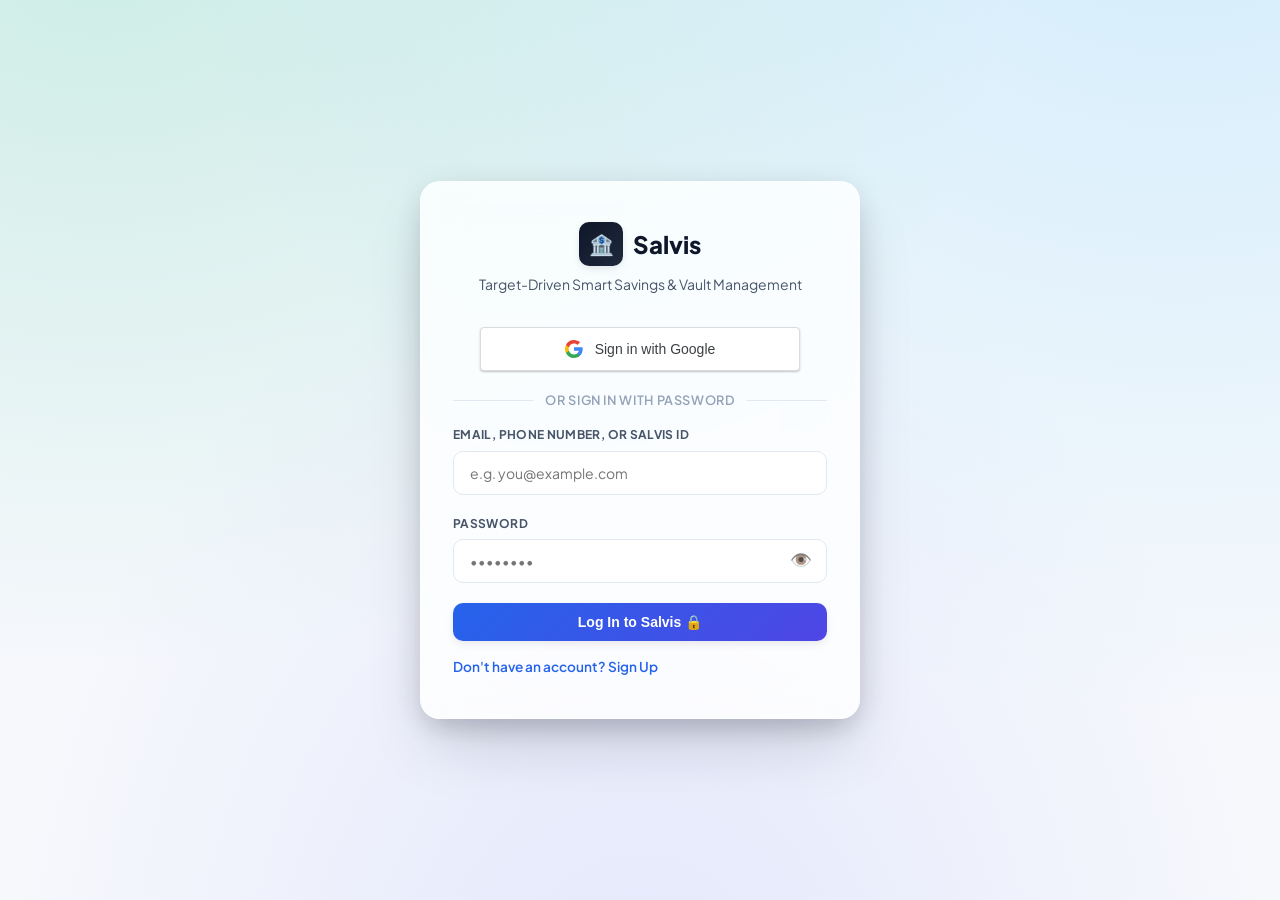
<file: index.html>
<!DOCTYPE html>
<html lang="en">
<head>
  <meta charset="UTF-8">
  <meta http-equiv="refresh" content="0; url=Salvis.html">
  <title>Redirecting to Salvis</title>
  <script>location.replace('Salvis.html');</script>
</head>
<body>
  <p>Redirecting to <a href="Salvis.html">Salvis</a>...</p>
</body>
</html>
</file>
<file: css/variables.css>
/* ==========================================================================
   Salvis Premium Design Tokens
   ========================================================================== */
:root {
  /* Color Palette — Trust Navy & Clean Slate */
  --bg-primary: #f6f8fc;
  --bg-secondary: #ffffff;
  --bg-card: #ffffff;
  --bg-card-hover: #f1f5f9;
  --bg-modal: rgba(255, 255, 255, 0.92);
  --bg-subtle: #f1f5f9;
  --bg-tertiary: #eef2f7;

  /* Primary Brand & Accents */
  --brand-navy: #0f172a;
  --brand-blue: #2563eb;
  --brand-indigo: #4f46e5;
  --accent-emerald: #059669;
  --accent-emerald-light: #d1fae5;
  --accent-teal: #14b8a6;
  --accent-amber: #d97706;
  --accent-rose: #dc2626;
  --accent-rose-light: #fee2e2;
  --accent-violet: #7c3aed;

  /* Borders & Dividers */
  --border-color: #e2e8f0;
  --border-active: #2563eb;
  --border-focus: rgba(37, 99, 235, 0.25);

  /* Text Colors */
  --text-primary: #0f172a;
  --text-secondary: #475569;
  --text-muted: #94a3b8;
  --text-inverse: #ffffff;

  /* Gradients */
  --gradient-brand: linear-gradient(135deg, #0f172a 0%, #1e293b 100%);
  --gradient-emerald: linear-gradient(135deg, #059669 0%, #10b981 100%);
  --gradient-blue: linear-gradient(135deg, #2563eb 0%, #4f46e5 100%);
  --gradient-aurora: linear-gradient(135deg, #10b981 0%, #38bdf8 50%, #818cf8 100%);
  --gradient-mesh: radial-gradient(at 20% 10%, rgba(16, 185, 129, 0.18) 0px, transparent 45%),
    radial-gradient(at 80% 0%, rgba(56, 189, 248, 0.2) 0px, transparent 50%),
    radial-gradient(at 50% 100%, rgba(129, 140, 248, 0.16) 0px, transparent 50%);
  --gradient-text: linear-gradient(135deg, #059669 0%, #2563eb 100%);

  /* Glassmorphism */
  --glass-bg: rgba(255, 255, 255, 0.62);
  --glass-bg-strong: rgba(255, 255, 255, 0.82);
  --glass-border: rgba(255, 255, 255, 0.55);
  --glass-blur: blur(18px) saturate(160%);
  --glass-shadow: 0 8px 32px rgba(15, 23, 42, 0.12);

  /* Elevation System */
  --shadow-sm: 0 1px 2px 0 rgba(0, 0, 0, 0.05);
  --shadow-md: 0 4px 12px -2px rgba(15, 23, 42, 0.08), 0 2px 6px -1px rgba(15, 23, 42, 0.04);
  --shadow-lg: 0 20px 25px -5px rgba(15, 23, 42, 0.1), 0 10px 10px -5px rgba(15, 23, 42, 0.04);
  --shadow-xl: 0 32px 64px -12px rgba(15, 23, 42, 0.18), 0 16px 24px -8px rgba(15, 23, 42, 0.08);
  --shadow-glow-emerald: 0 0 24px rgba(16, 185, 129, 0.32), 0 8px 32px rgba(16, 185, 129, 0.16);
  --shadow-glow-blue: 0 0 24px rgba(56, 189, 248, 0.32), 0 8px 32px rgba(56, 189, 248, 0.16);

  /* Spacing Scale */
  --space-xs: 0.25rem;
  --space-sm: 0.5rem;
  --space-md: 1rem;
  --space-lg: 1.5rem;
  --space-xl: 2rem;
  --space-2xl: 3rem;
  --space-3xl: 4rem;

  /* Typography */
  --font-family: 'Plus Jakarta Sans', -apple-system, BlinkMacSystemFont, 'Segoe UI', Roboto, sans-serif;
  --font-size-xs: 0.75rem;
  --font-size-sm: 0.875rem;
  --font-size-base: 1rem;
  --font-size-md: 1.05rem;
  --font-size-lg: 1.125rem;
  --font-size-xl: 1.25rem;
  --font-size-2xl: 1.5rem;
  --font-size-3xl: 2.25rem;

  /* Radius & Elevation */
  --radius-sm: 6px;
  --radius-md: 10px;
  --radius-lg: 14px;
  --radius-xl: 20px;
  --radius-full: 9999px;

  /* Transitions */
  --transition-fast: 0.15s ease-in-out;
  --transition-normal: 0.25s ease-in-out;
  --transition-slow: 0.5s cubic-bezier(0.22, 1, 0.36, 1);
}

/* ==========================================================================
   Dark Theme — Rich Deep Navy
   ========================================================================== */
[data-theme="dark"] {
  --bg-primary: #070b14;
  --bg-secondary: #101a2e;
  --bg-card: #0f1830;
  --bg-card-hover: #16233f;
  --bg-modal: rgba(16, 26, 46, 0.9);
  --bg-subtle: #16233f;
  --bg-tertiary: #1b2a47;

  --brand-navy: #f8fafc;
  --brand-blue: #38bdf8;
  --brand-indigo: #818cf8;
  --accent-emerald: #10b981;
  --accent-emerald-light: rgba(16, 185, 129, 0.16);
  --accent-teal: #2dd4bf;
  --accent-amber: #f59e0b;
  --accent-rose: #f43f5e;
  --accent-rose-light: rgba(244, 63, 94, 0.16);
  --accent-violet: #a78bfa;

  --border-color: #1e2f4a;
  --border-active: #38bdf8;
  --border-focus: rgba(56, 189, 248, 0.25);

  --text-primary: #f8fafc;
  --text-secondary: #94a3b8;
  --text-muted: #5f7397;
  --text-inverse: #0f172a;

  --gradient-brand: linear-gradient(135deg, #1b2a47 0%, #0f1830 100%);
  --gradient-mesh: radial-gradient(at 20% 10%, rgba(16, 185, 129, 0.14) 0px, transparent 45%),
    radial-gradient(at 80% 0%, rgba(56, 189, 248, 0.16) 0px, transparent 50%),
    radial-gradient(at 50% 100%, rgba(129, 140, 248, 0.12) 0px, transparent 50%);

  --glass-bg: rgba(16, 26, 46, 0.55);
  --glass-bg-strong: rgba(16, 26, 46, 0.8);
  --glass-border: rgba(129, 145, 190, 0.2);
  --glass-shadow: 0 8px 32px rgba(0, 0, 0, 0.45);

  --shadow-sm: 0 1px 3px 0 rgba(0, 0, 0, 0.4);
  --shadow-md: 0 4px 12px -2px rgba(0, 0, 0, 0.5);
  --shadow-lg: 0 20px 25px -5px rgba(0, 0, 0, 0.55);
  --shadow-xl: 0 32px 64px -12px rgba(0, 0, 0, 0.6), 0 16px 24px -8px rgba(0, 0, 0, 0.3);

  --gradient-text: linear-gradient(135deg, #34d399 0%, #60a5fa 100%);
}
</file>
<file: css/layout.css>
/* ==========================================================================
   Salvis Layout & Core Structure
   ========================================================================== */
*,
*::before,
*::after {
  box-sizing: border-box;
  margin: 0;
  padding: 0;
}

html {
  scroll-behavior: smooth;
}

body {
  background-color: var(--bg-primary);
  color: var(--text-primary);
  font-family: var(--font-family);
  min-height: 100vh;
  line-height: 1.5;
  -webkit-font-smoothing: antialiased;
  /* Subtle grid dot texture */
  background-image: radial-gradient(var(--border-color) 1px, transparent 1px);
  background-size: 26px 26px;
  background-attachment: fixed;
}

/* ---------- App Wrapper ---------- */
/* Hidden by default so that clearing inline `display` styles never reveals
   inactive views; the active wrapper is shown explicitly via JS. */
.app-wrapper {
  display: none;
  flex-direction: column;
  min-height: 100vh;
  max-width: 1280px;
  margin: 0 auto;
  padding: 0 1.5rem 3rem 1.5rem;
}

/* ---------- Scroll-to-top FAB ---------- */
.scroll-top-fab {
  position: fixed;
  bottom: 1.6rem;
  right: 1.6rem;
  width: 46px;
  height: 46px;
  border-radius: var(--radius-full);
  background: var(--gradient-blue);
  color: #ffffff;
  border: none;
  font-size: 1.2rem;
  cursor: pointer;
  box-shadow: var(--shadow-lg), var(--shadow-glow-blue);
  display: flex;
  align-items: center;
  justify-content: center;
  opacity: 0;
  visibility: hidden;
  transform: translateY(16px);
  transition: opacity var(--transition-normal), transform var(--transition-normal), visibility var(--transition-normal);
  z-index: 900;
}

.scroll-top-fab.show {
  opacity: 1;
  visibility: visible;
  transform: translateY(0);
}

.scroll-top-fab:hover {
  transform: translateY(-3px);
}

/* ==========================================================================
   AUTH VIEW — mesh gradient + floating particles
   ========================================================================== */
.auth-wrapper {
  min-height: 100vh;
  display: flex;
  align-items: center;
  justify-content: center;
  padding: 2rem 1.5rem;
  position: relative;
  overflow: hidden;
  background-color: var(--bg-primary);
}

/* Id-level defaults: views start hidden; JS toggles the active one to flex.
   Inline styles on the auth wrapper still win on first paint. */
#authWrapper,
#mainAppWrapper,
#profileAppWrapper {
  display: none;
}

.auth-wrapper::before {
  content: '';
  position: absolute;
  inset: -20%;
  background: var(--gradient-mesh);
  animation: pageFadeIn 0.8s ease-out both;
  pointer-events: none;
}

.auth-card {
  position: relative;
  z-index: 2;
  background: var(--glass-bg-strong);
  border: 1px solid var(--glass-border);
  border-radius: var(--radius-xl);
  width: 100%;
  max-width: 440px;
  padding: 2.5rem 2rem;
  box-shadow: var(--shadow-xl), var(--glass-shadow);
  -webkit-backdrop-filter: var(--glass-blur);
  backdrop-filter: var(--glass-blur);
  animation: pageSlideUp 0.55s cubic-bezier(0.22, 1, 0.36, 1) both;
}

.auth-brand {
  display: flex;
  align-items: center;
  justify-content: center;
  gap: 0.6rem;
  font-size: var(--font-size-2xl);
  font-weight: 800;
  color: var(--brand-navy);
  margin-bottom: 0.5rem;
}

.auth-brand-icon {
  width: 44px;
  height: 44px;
  border-radius: var(--radius-md);
  background: var(--gradient-brand);
  color: var(--text-inverse);
  display: flex;
  align-items: center;
  justify-content: center;
  font-size: 1.25rem;
  box-shadow: var(--shadow-md);
}

.auth-subtitle {
  text-align: center;
  color: var(--text-secondary);
  font-size: var(--font-size-sm);
  margin-bottom: 2rem;
}

/* ==========================================================================
   NAVBAR — glassmorphism
   ========================================================================== */
.navbar {
  display: flex;
  align-items: center;
  justify-content: space-between;
  gap: 1rem;
  padding: 1rem 1.25rem;
  margin-bottom: 2rem;
  position: sticky;
  top: 0.75rem;
  z-index: 900;
  background: var(--glass-bg);
  -webkit-backdrop-filter: var(--glass-blur);
  backdrop-filter: var(--glass-blur);
  border: 1px solid var(--glass-border);
  border-radius: var(--radius-xl);
  box-shadow: var(--glass-shadow);
}

.nav-brand {
  display: flex;
  align-items: center;
  gap: 0.6rem;
  font-size: var(--font-size-xl);
  font-weight: 800;
  color: var(--brand-navy);
  text-decoration: none;
  white-space: nowrap;
}

.brand-icon {
  width: 36px;
  height: 36px;
  border-radius: var(--radius-sm);
  background: var(--gradient-brand);
  display: flex;
  align-items: center;
  justify-content: center;
  color: var(--text-inverse);
  font-size: 1.1rem;
  box-shadow: var(--shadow-sm);
}

.nav-actions {
  display: flex;
  align-items: center;
  gap: 0.75rem;
  flex-wrap: wrap;
}

.nav-menu-toggle {
  display: none;
  background: var(--glass-bg);
  border: 1px solid var(--glass-border);
  color: var(--text-primary);
  width: 42px;
  height: 42px;
  border-radius: var(--radius-md);
  font-size: 1.15rem;
  cursor: pointer;
  align-items: center;
  justify-content: center;
  transition: background var(--transition-fast);
}

.nav-menu-toggle:hover {
  background: var(--bg-subtle);
}

.wallet-badge {
  display: flex;
  align-items: center;
  gap: 0.5rem;
  background: var(--glass-bg);
  border: 1px solid var(--glass-border);
  padding: 0.5rem 1rem;
  border-radius: var(--radius-full);
  font-weight: 600;
  font-size: var(--font-size-sm);
  box-shadow: var(--shadow-sm);
  -webkit-backdrop-filter: var(--glass-blur);
  backdrop-filter: var(--glass-blur);
}

.wallet-amount {
  color: var(--accent-emerald);
  font-weight: 700;
}

.user-profile-badge {
  display: flex;
  align-items: center;
  gap: 0.5rem;
  background: var(--glass-bg);
  border: 1px solid var(--glass-border);
  padding: 0.4rem 0.85rem;
  border-radius: var(--radius-full);
  font-size: var(--font-size-xs);
  font-weight: 600;
  box-shadow: var(--shadow-sm);
  -webkit-backdrop-filter: var(--glass-blur);
  backdrop-filter: var(--glass-blur);
  transition: transform var(--transition-fast), box-shadow var(--transition-fast);
}

.user-profile-badge:hover {
  transform: translateY(-1px);
  box-shadow: var(--shadow-md);
}

/* ---------- Notification bell + panel ---------- */
.notif-wrap {
  position: relative;
  display: flex;
  align-items: center;
}

.notif-bell {
  position: relative;
  background: var(--glass-bg);
  border: 1px solid var(--glass-border);
  width: 42px;
  height: 42px;
  border-radius: var(--radius-full);
  font-size: 1.1rem;
  cursor: pointer;
  display: flex;
  align-items: center;
  justify-content: center;
  box-shadow: var(--shadow-sm);
  transition: transform var(--transition-fast), box-shadow var(--transition-fast);
}

.notif-bell:hover {
  transform: translateY(-1px);
  box-shadow: var(--shadow-md);
}

.notification-badge {
  position: absolute;
  top: -4px;
  right: -4px;
  min-width: 18px;
  height: 18px;
  padding: 0 4px;
  border-radius: var(--radius-full);
  background: var(--accent-rose);
  color: #ffffff;
  font-size: 0.65rem;
  font-weight: 800;
  display: none;
  align-items: center;
  justify-content: center;
}

.notification-panel {
  position: absolute;
  top: calc(100% + 10px);
  right: 0;
  width: min(360px, calc(100vw - 2rem));
  max-height: 420px;
  overflow-y: auto;
  background: var(--glass-bg-strong);
  border: 1px solid var(--glass-border);
  border-radius: var(--radius-lg);
  box-shadow: var(--shadow-xl), var(--glass-shadow);
  -webkit-backdrop-filter: var(--glass-blur);
  backdrop-filter: var(--glass-blur);
  z-index: 950;
  display: none;
  flex-direction: column;
}

.ntf-header {
  display: flex;
  align-items: center;
  justify-content: space-between;
  padding: 0.9rem 1.1rem;
  font-weight: 800;
  font-size: var(--font-size-sm);
  color: var(--brand-navy);
  border-bottom: 1px solid var(--border-color);
  position: sticky;
  top: 0;
  background: var(--glass-bg-strong);
  z-index: 1;
}

.ntf-mark-read {
  background: none;
  border: none;
  color: var(--brand-blue);
  font-size: var(--font-size-xs);
  font-weight: 700;
  cursor: pointer;
}

.ntf-list {
  display: flex;
  flex-direction: column;
}

.ntf-item {
  padding: 0.85rem 1.1rem;
  border-bottom: 1px solid var(--border-color);
  border-left: 3px solid transparent;
  transition: background var(--transition-fast);
}

.ntf-item:hover {
  background: var(--bg-subtle);
}

.ntf-item[data-type="success"] { border-left-color: var(--accent-emerald); }
.ntf-item[data-type="milestone"] { border-left-color: var(--brand-blue); }
.ntf-item[data-type="overdue"] { border-left-color: var(--accent-amber); }
.ntf-item[data-type="reminder"] { border-left-color: var(--accent-violet); }
.ntf-item[data-type="info"] { border-left-color: var(--text-muted); }

.ntf-item.read {
  opacity: 0.55;
}

.ntf-item-title {
  font-weight: 700;
  font-size: var(--font-size-sm);
  color: var(--text-primary);
}

.ntf-item-msg {
  font-size: var(--font-size-xs);
  color: var(--text-secondary);
  margin-top: 0.15rem;
}

.ntf-item-date {
  font-size: 0.68rem;
  color: var(--text-muted);
  margin-top: 0.3rem;
}

/* ==========================================================================
   METRICS ROW — gradient accent strips
   ========================================================================== */
.metrics-row {
  display: grid;
  grid-template-columns: repeat(auto-fit, minmax(230px, 1fr));
  gap: 1.25rem;
  margin-bottom: 2rem;
}

.metric-card {
  background: var(--glass-bg-strong);
  border: 1px solid var(--glass-border);
  border-radius: var(--radius-lg);
  padding: 1.4rem 1.5rem;
  box-shadow: var(--glass-shadow);
  -webkit-backdrop-filter: var(--glass-blur);
  backdrop-filter: var(--glass-blur);
  position: relative;
  overflow: hidden;
  transition: transform var(--transition-fast), box-shadow var(--transition-fast);
}

.metric-card::before {
  content: '';
  position: absolute;
  left: 0;
  top: 0;
  bottom: 0;
  width: 4px;
  background: var(--gradient-emerald);
}

.metric-card:nth-child(2)::before { background: var(--gradient-blue); }
.metric-card:nth-child(3)::before { background: linear-gradient(135deg, #f59e0b 0%, #f43f5e 100%); }
.metric-card:nth-child(4)::before { background: var(--gradient-aurora); }

.metric-card:hover {
  transform: translateY(-3px);
  box-shadow: var(--shadow-lg), var(--glass-shadow);
}

.metric-label {
  font-size: var(--font-size-xs);
  color: var(--text-secondary);
  text-transform: uppercase;
  letter-spacing: 0.05em;
  font-weight: 700;
  margin-bottom: 0.35rem;
}

.metric-value {
  font-size: var(--font-size-3xl);
  font-weight: 800;
  color: var(--brand-navy);
  line-height: 1.2;
  font-variant-numeric: tabular-nums;
}

.metric-subtext {
  font-size: var(--font-size-xs);
  color: var(--text-muted);
  margin-top: 0.35rem;
  font-weight: 500;
}

.metric-subtext.positive {
  color: var(--accent-emerald);
}

/* ==========================================================================
   MAIN CONTENT SPLIT
   ========================================================================== */
.main-content-split {
  display: grid;
  grid-template-columns: 2fr 1fr;
  gap: 2rem;
}

@media (max-width: 1024px) {
  .main-content-split {
    grid-template-columns: 1fr;
  }
}

/* ---------- Section header + toolbar ---------- */
.section-header {
  display: flex;
  align-items: center;
  justify-content: space-between;
  gap: 0.75rem;
  margin-bottom: 1.25rem;
  flex-wrap: wrap;
}

.section-title {
  font-size: var(--font-size-lg);
  font-weight: 700;
  color: var(--brand-navy);
}

.vault-toolbar {
  display: flex;
  align-items: center;
  gap: 0.6rem;
  flex-wrap: wrap;
  margin-bottom: 1.25rem;
}

.toolbar-search {
  position: relative;
  flex: 1;
  min-width: 180px;
}

.toolbar-search-icon {
  position: absolute;
  left: 0.85rem;
  top: 50%;
  transform: translateY(-50%);
  font-size: 0.9rem;
  opacity: 0.6;
  pointer-events: none;
}

.toolbar-search input {
  width: 100%;
  padding: 0.6rem 1rem 0.6rem 2.3rem;
  background: var(--glass-bg-strong);
  border: 1px solid var(--glass-border);
  border-radius: var(--radius-full);
  color: var(--text-primary);
  font-family: var(--font-family);
  font-size: var(--font-size-sm);
  outline: none;
  box-shadow: var(--glass-shadow);
  transition: border-color var(--transition-fast), box-shadow var(--transition-fast);
}

.toolbar-search input:focus {
  border-color: var(--border-active);
  box-shadow: 0 0 0 3px var(--border-focus);
}

.toolbar-sort select {
  padding: 0.6rem 2rem 0.6rem 1rem;
  background: var(--glass-bg-strong);
  border: 1px solid var(--glass-border);
  border-radius: var(--radius-full);
  color: var(--text-primary);
  font-family: var(--font-family);
  font-size: var(--font-size-sm);
  font-weight: 600;
  outline: none;
  cursor: pointer;
  box-shadow: var(--glass-shadow);
}

.filter-tabs {
  display: flex;
  background: rgba(226, 232, 240, 0.7);
  padding: 3px;
  border-radius: var(--radius-md);
  gap: 3px;
}

.tab-btn {
  background: transparent;
  border: none;
  color: var(--text-secondary);
  padding: 0.35rem 0.85rem;
  border-radius: var(--radius-sm);
  font-size: var(--font-size-xs);
  font-weight: 600;
  cursor: pointer;
  transition: all var(--transition-fast);
}

.tab-btn.active {
  background: var(--bg-secondary);
  color: var(--brand-navy);
  box-shadow: var(--shadow-sm);
  font-weight: 700;
}

/* ---------- Goals grid ---------- */
.goals-grid {
  display: grid;
  grid-template-columns: repeat(auto-fill, minmax(300px, 1fr));
  gap: 1.25rem;
}

/* ==========================================================================
   RESPONSIVE BREAKPOINTS
   ========================================================================== */
@media (max-width: 768px) {
  .nav-menu-toggle {
    display: flex;
  }

  .nav-actions {
    display: none;
    flex-direction: column;
    align-items: stretch;
    width: 100%;
    padding: 0.75rem 0;
    border-top: 1px solid var(--border-color);
  }

  .nav-actions.open {
    display: flex;
  }

  .navbar {
    flex-wrap: wrap;
    gap: 0.6rem;
    top: 0;
    border-radius: 0 0 var(--radius-xl) var(--radius-xl);
  }

  .wallet-badge,
  .user-profile-badge {
    justify-content: center;
  }

  .widget-row {
    display: flex;
    align-items: center;
    gap: 0.6rem;
  }

  .metrics-row {
    grid-template-columns: 1fr;
  }

  .goals-grid {
    grid-template-columns: 1fr;
  }

  .vault-toolbar {
    flex-direction: column;
    align-items: stretch;
  }

  .filter-tabs {
    justify-content: center;
  }

  .app-wrapper {
    padding: 0 1rem 2rem 1rem;
  }

  .scroll-top-fab {
    bottom: 1rem;
    right: 1rem;
    width: 42px;
    height: 42px;
  }
}

@media (max-width: 1024px) {
  .goal-card-inner {
    /* content adapts naturally */
  }
}
</file>
<file: css/components.css>
/* ==========================================================================
   Salvis Components — premium fintech UI kit
   ========================================================================== */

/* ---------- Buttons ---------- */
.btn {
  display: inline-flex;
  align-items: center;
  justify-content: center;
  gap: 0.5rem;
  padding: 0.7rem 1.25rem;
  border-radius: var(--radius-md);
  font-weight: 600;
  font-size: var(--font-size-sm);
  cursor: pointer;
  border: none;
  transition: transform var(--transition-fast), box-shadow var(--transition-fast), background var(--transition-fast), filter var(--transition-fast);
  text-decoration: none;
  position: relative;
  overflow: hidden;
  user-select: none;
  white-space: nowrap;
}

.btn:active {
  transform: translateY(0) scale(0.98);
}

.btn-primary {
  background: var(--gradient-blue);
  color: var(--text-inverse);
  box-shadow: var(--shadow-md);
}

.btn-primary:hover {
  transform: translateY(-2px);
  box-shadow: var(--shadow-lg), var(--shadow-glow-blue);
  filter: brightness(1.06);
}

.btn-emerald {
  background: var(--gradient-emerald);
  color: var(--text-inverse);
  box-shadow: var(--shadow-md);
}

.btn-emerald:hover {
  transform: translateY(-2px);
  box-shadow: var(--shadow-lg), var(--shadow-glow-emerald);
  filter: brightness(1.05);
}

.btn-secondary {
  background: var(--glass-bg-strong);
  border: 1px solid var(--glass-border);
  color: var(--text-primary);
  box-shadow: var(--glass-shadow);
  -webkit-backdrop-filter: var(--glass-blur);
  backdrop-filter: var(--glass-blur);
}

.btn-secondary:hover {
  background: var(--bg-subtle);
  border-color: var(--border-active);
  transform: translateY(-2px);
  box-shadow: var(--shadow-md);
}

.btn-danger {
  background: var(--accent-rose-light);
  border: 1px solid rgba(244, 63, 94, 0.4);
  color: var(--accent-rose);
}

.btn-danger:hover {
  background: var(--accent-rose);
  color: #ffffff;
  transform: translateY(-2px);
  box-shadow: var(--shadow-md);
}

.btn-sm {
  padding: 0.4rem 0.75rem;
  font-size: var(--font-size-xs);
  border-radius: var(--radius-sm);
}

.btn-full {
  width: 100%;
}

[data-theme="dark"] .btn-primary {
  background: var(--gradient-blue);
  color: #ffffff;
}

[data-theme="dark"] .btn-danger:hover {
  background: var(--accent-rose);
  color: #ffffff;
}

/* ---------- Badges (pill-shaped) ---------- */
.badge {
  padding: 0.25rem 0.75rem;
  border-radius: var(--radius-full);
  font-size: var(--font-size-xs);
  font-weight: 700;
  letter-spacing: 0.02em;
}

.badge-active {
  background: var(--accent-emerald-light);
  color: var(--accent-emerald);
  border: 1px solid rgba(16, 185, 129, 0.25);
}

.badge-paused {
  background: rgba(245, 158, 11, 0.14);
  color: var(--accent-amber);
  border: 1px solid rgba(245, 158, 11, 0.3);
}

.badge-completed {
  background: rgba(56, 189, 248, 0.14);
  color: var(--brand-blue);
  border: 1px solid rgba(56, 189, 248, 0.3);
}

/* ---------- Goal Card (glass) ---------- */
.goal-card {
  background: var(--glass-bg-strong);
  border: 1px solid var(--glass-border);
  border-radius: var(--radius-lg);
  padding: 1.35rem;
  box-shadow: var(--glass-shadow);
  -webkit-backdrop-filter: var(--glass-blur);
  backdrop-filter: var(--glass-blur);
  display: flex;
  flex-direction: column;
  justify-content: space-between;
  transition: transform var(--transition-fast), box-shadow var(--transition-fast), border-color var(--transition-fast);
}

.goal-card:hover {
  border-color: var(--border-active);
  box-shadow: var(--shadow-lg), var(--glass-shadow);
  transform: translateY(-4px);
}

.goal-card-header {
  display: flex;
  align-items: flex-start;
  justify-content: space-between;
  gap: 0.6rem;
  margin-bottom: 0.85rem;
}

.goal-icon-title {
  display: flex;
  align-items: center;
  gap: 0.75rem;
  min-width: 0;
}

.goal-emoji {
  width: 44px;
  height: 44px;
  border-radius: var(--radius-md);
  background: var(--bg-subtle);
  border: 1px solid var(--glass-border);
  display: flex;
  align-items: center;
  justify-content: center;
  font-size: 1.4rem;
  flex-shrink: 0;
}

.goal-name {
  font-weight: 700;
  font-size: var(--font-size-base);
  color: var(--brand-navy);
  line-height: 1.25;
  overflow: hidden;
  text-overflow: ellipsis;
}

.goal-category {
  font-size: var(--font-size-xs);
  color: var(--text-secondary);
}

/* ---------- Progress bar ---------- */
.progress-container {
  margin: 0.85rem 0;
}

.progress-labels {
  display: flex;
  justify-content: space-between;
  font-size: var(--font-size-xs);
  margin-bottom: 0.35rem;
  color: var(--text-secondary);
  font-weight: 500;
}

.progress-pct {
  font-weight: 700;
  color: var(--accent-emerald);
}

.progress-track {
  height: 10px;
  background: var(--bg-tertiary);
  border-radius: var(--radius-full);
  overflow: hidden;
  position: relative;
}

.progress-fill {
  height: 100%;
  background: var(--gradient-emerald);
  border-radius: var(--radius-full);
  transition: width 0.6s cubic-bezier(0.22, 1, 0.36, 1);
  position: relative;
  overflow: hidden;
  box-shadow: inset 0 1px 1px rgba(255, 255, 255, 0.25);
}

/* ---------- Overpaid banner ---------- */
.overpaid-banner {
  display: flex;
  align-items: center;
  gap: 0.4rem;
  font-size: var(--font-size-xs);
  font-weight: 700;
  color: var(--accent-amber);
  background: rgba(245, 158, 11, 0.12);
  border: 1px solid rgba(245, 158, 11, 0.3);
  border-radius: var(--radius-md);
  padding: 0.5rem 0.75rem;
  margin-bottom: 0.75rem;
}

/* ---------- Financials ---------- */
.goal-financials {
  display: grid;
  grid-template-columns: 1fr 1fr;
  gap: 0.75rem;
  background: var(--bg-subtle);
  padding: 0.75rem 0.85rem;
  border-radius: var(--radius-md);
  margin-bottom: 1rem;
}

.fin-item-label {
  font-size: var(--font-size-xs);
  color: var(--text-muted);
  font-weight: 600;
}

.fin-item-value {
  font-weight: 700;
  font-size: var(--font-size-sm);
  color: var(--brand-navy);
  font-variant-numeric: tabular-nums;
}

.fin-item-value.highlight {
  color: var(--accent-emerald);
}

/* ---------- Goal actions ---------- */
.goal-actions {
  display: flex;
  flex-direction: column;
  gap: 0.5rem;
}

/* ---------- Info line / helpers ---------- */
.info-line {
  font-size: var(--font-size-sm);
  color: var(--text-secondary);
  background: var(--bg-subtle);
  border-radius: var(--radius-md);
  padding: 0.6rem 0.9rem;
  margin-bottom: 1rem;
  border: 1px solid var(--border-color);
}

.info-line strong {
  color: var(--accent-emerald);
}

/* ---------- Empty state ---------- */
.empty-state {
  grid-column: 1 / -1;
  text-align: center;
  padding: 2.5rem 1.5rem;
  background: var(--glass-bg);
  border: 1px dashed var(--border-color);
  border-radius: var(--radius-xl);
}

.empty-state.compact {
  padding: 1.5rem;
}

.empty-illustration {
  font-size: 3rem;
  margin-bottom: 0.75rem;
}

.empty-state h3 {
  font-size: var(--font-size-lg);
  color: var(--brand-navy);
  margin-bottom: 0.35rem;
}

.empty-state p {
  font-size: var(--font-size-sm);
  color: var(--text-secondary);
  margin-bottom: 1rem;
}

/* ---------- Toasts ---------- */
.toast-container {
  position: fixed;
  bottom: 2rem;
  right: 2rem;
  display: flex;
  flex-direction: column;
  gap: 0.75rem;
  z-index: 2000;
  pointer-events: none;
}

.toast {
  background: var(--gradient-brand);
  color: var(--text-inverse);
  border-radius: var(--radius-md);
  padding: 0.85rem 1.1rem;
  box-shadow: var(--shadow-xl);
  font-size: var(--font-size-sm);
  display: flex;
  align-items: center;
  gap: 0.75rem;
  pointer-events: auto;
  font-weight: 600;
  position: relative;
  overflow: hidden;
  min-width: 260px;
  max-width: 380px;
}

.toast-icon {
  font-size: 1.05rem;
}

.toast-msg {
  flex: 1;
}

.toast.toast-error {
  background: linear-gradient(135deg, #dc2626 0%, #ef4444 100%);
}

.toast.toast-warning {
  background: linear-gradient(135deg, #d97706 0%, #f59e0b 100%);
}

[data-theme="dark"] .toast {
  background: linear-gradient(135deg, #1e293b 0%, #334155 100%);
  border: 1px solid #334155;
}

[data-theme="dark"] .toast.toast-error {
  background: linear-gradient(135deg, #7f1d1d 0%, #b91c1c 100%);
}

[data-theme="dark"] .toast.toast-warning {
  background: linear-gradient(135deg, #78350f 0%, #92400e 100%);
}

@media (max-width: 768px) {
  .toast-container {
    right: 1rem;
    left: 1rem;
    bottom: 1rem;
  }

  .toast {
    min-width: 0;
    max-width: 100%;
  }
}

/* ---------- Form controls ---------- */
.form-group {
  margin-bottom: 1.25rem;
}

.form-label {
  display: block;
  font-size: var(--font-size-xs);
  font-weight: 700;
  color: var(--text-secondary);
  margin-bottom: 0.4rem;
  text-transform: uppercase;
  letter-spacing: 0.03em;
}

.form-input,
.form-select {
  width: 100%;
  padding: 0.75rem 1rem;
  background: var(--bg-secondary);
  border: 1px solid var(--border-color);
  border-radius: var(--radius-md);
  color: var(--text-primary);
  font-family: var(--font-family);
  font-size: var(--font-size-sm);
  outline: none;
  transition: border-color var(--transition-fast), box-shadow var(--transition-fast), background var(--transition-fast);
}

.form-input:focus,
.form-select:focus {
  border-color: var(--brand-blue);
  box-shadow: 0 0 0 3px var(--border-focus);
}

.form-input.input-error {
  border-color: #ef4444 !important;
  box-shadow: 0 0 0 3px rgba(239, 68, 68, 0.25) !important;
  background-color: rgba(239, 68, 68, 0.05) !important;
  animation: shakeInputError 0.35s cubic-bezier(0.36, 0.07, 0.19, 0.97) both;
}

.form-row {
  display: grid;
  grid-template-columns: 1fr 1fr;
  gap: 1rem;
}

.vault-type-grid {
  display: grid;
  grid-template-columns: 1fr 1fr;
  gap: 0.75rem;
  margin-top: 0.25rem;
}

.type-btn {
  display: flex;
  align-items: center;
  justify-content: center;
  gap: 0.5rem;
  min-height: 3rem;
  padding: 0.7rem 0.85rem;
  background: var(--glass-bg-strong);
  border: 1px solid var(--glass-border);
  border-radius: var(--radius-md);
  color: var(--text-secondary);
  font: inherit;
  font-size: var(--font-size-xs);
  font-weight: 700;
  cursor: pointer;
  transition: border-color var(--transition-fast), background var(--transition-fast), color var(--transition-fast), transform var(--transition-fast);
}

.type-btn:hover {
  transform: translateY(-1px);
  border-color: var(--border-active);
}

.type-btn.active {
  background: var(--accent-emerald-light);
  border-color: var(--accent-emerald);
  color: var(--accent-emerald);
  box-shadow: var(--shadow-glow-emerald);
}

.type-btn span {
  font-size: 1.1rem;
}

.url-container {
  padding: 1rem;
  background: var(--bg-subtle);
  border: 1px solid var(--border-color);
  border-radius: var(--radius-lg);
}

.url-input-row {
  display: flex;
  gap: 0.5rem;
}

.url-input-row .form-input {
  min-width: 0;
  flex: 1;
}

.url-input-row .btn {
  flex: 0 0 auto;
  white-space: nowrap;
}

.product-preview-card {
  display: flex;
  align-items: center;
  gap: 0.75rem;
  margin-top: 0.85rem;
  padding: 0.75rem;
  background: var(--glass-bg);
  border: 1px solid var(--border-color);
  border-radius: var(--radius-md);
}

.product-preview-image,
.tracked-product-image {
  width: 3rem;
  height: 3rem;
  border-radius: var(--radius-sm);
  object-fit: cover;
  background: var(--bg-tertiary);
  flex: 0 0 auto;
}

.preview-info {
  min-width: 0;
}

.preview-title {
  overflow: hidden;
  color: var(--text-primary);
  font-size: var(--font-size-sm);
  font-weight: 700;
  text-overflow: ellipsis;
  white-space: nowrap;
}

.preview-price {
  margin-top: 0.2rem;
  color: var(--accent-emerald);
  font-size: var(--font-size-xs);
  font-weight: 600;
}

.store-badge {
  display: inline-block;
  margin-top: 0.3rem;
  padding: 0.2rem 0.45rem;
  color: var(--accent-amber);
  background: color-mix(in srgb, var(--accent-amber) 12%, transparent);
  border: 1px solid color-mix(in srgb, var(--accent-amber) 28%, transparent);
  border-radius: var(--radius-full);
  font-size: 0.68rem;
  font-weight: 700;
}

.tracked-card-update {
  display: flex;
  justify-content: flex-end;
  min-height: 1.25rem;
  margin-top: -0.25rem;
}

.tracked-price-change,
.tracked-price-live {
  color: var(--accent-emerald);
  font-size: var(--font-size-xs);
  font-weight: 700;
}

.tracked-price-change {
  padding: 0.25rem 0.45rem;
  background: color-mix(in srgb, var(--accent-emerald) 12%, transparent);
  border: 1px solid color-mix(in srgb, var(--accent-emerald) 28%, transparent);
  border-radius: var(--radius-full);
  box-shadow: 0 0 14px color-mix(in srgb, var(--accent-emerald) 18%, transparent);
}

.tracked-price-live {
  color: var(--text-muted);
}

.goal-title-wrap {
  min-width: 0;
}

.store-link {
  text-decoration: none;
  flex: 0 0 auto;
}

.hidden {
  display: none !important;
}

@media (max-width: 560px) {
  .vault-type-grid,
  .form-row {
    grid-template-columns: 1fr;
  }

  .url-input-row {
    flex-direction: column;
  }

  .url-input-row .btn {
    width: 100%;
  }
}

[data-theme="dark"] .form-input,
[data-theme="dark"] .form-select {
  background-color: var(--bg-primary);
  color: var(--text-primary);
  border-color: var(--border-color);
}

[data-theme="dark"] .filter-tabs {
  background: #1b2a47;
}

/* ---------- Input error ---------- */
@keyframes shakeInputError {
  10%, 90% { transform: translate3d(-1px, 0, 0); }
  20%, 80% { transform: translate3d(2px, 0, 0); }
  30%, 50%, 70% { transform: translate3d(-4px, 0, 0); }
  40%, 60% { transform: translate3d(4px, 0, 0); }
}

.input-error-msg {
  color: #ef4444;
  font-size: 0.8rem;
  font-weight: 700;
  margin-top: 0.4rem;
  display: flex;
  align-items: center;
  gap: 0.35rem;
  animation: fadeInError 0.2s ease-in-out;
}

@keyframes fadeInError {
  from { opacity: 0; transform: translateY(-4px); }
  to { opacity: 1; transform: translateY(0); }
}

/* ---------- Preset picker ---------- */
.preset-grid {
  display: grid;
  grid-template-columns: repeat(auto-fill, minmax(90px, 1fr));
  gap: 0.75rem;
  margin-bottom: 1.25rem;
}

.preset-card {
  background: var(--glass-bg-strong);
  border: 1px solid var(--glass-border);
  border-radius: var(--radius-md);
  padding: 0.75rem 0.5rem;
  text-align: center;
  cursor: pointer;
  transition: transform var(--transition-fast), box-shadow var(--transition-fast), border-color var(--transition-fast);
}

.preset-card:hover {
  border-color: var(--border-active);
  transform: translateY(-2px);
  box-shadow: var(--shadow-md);
}

.preset-card.selected {
  border-color: var(--accent-emerald);
  background: var(--accent-emerald-light);
  box-shadow: var(--shadow-glow-emerald);
}

.preset-emoji {
  font-size: 1.6rem;
  margin-bottom: 0.25rem;
}

.preset-title {
  font-size: var(--font-size-xs);
  font-weight: 600;
  color: var(--text-primary);
}

/* ---------- Wizard ---------- */
.wizard-steps {
  display: flex;
  gap: 0.5rem;
  margin-bottom: 1.5rem;
}

.wizard-step-node {
  width: 30px;
  height: 30px;
  border-radius: var(--radius-full);
  display: flex;
  align-items: center;
  justify-content: center;
  font-weight: 800;
  font-size: var(--font-size-sm);
  background: var(--bg-subtle);
  color: var(--text-muted);
  border: 2px solid transparent;
  transition: all var(--transition-fast);
}

.wizard-step-node.active {
  background: var(--gradient-blue);
  color: #ffffff;
  box-shadow: var(--shadow-glow-blue);
}

.wizard-step-node.completed {
  background: var(--accent-emerald-light);
  color: var(--accent-emerald);
  border-color: var(--accent-emerald);
}

.wizard-title {
  font-size: var(--font-size-md);
  font-weight: 800;
  color: var(--brand-navy);
  margin-bottom: 1.25rem;
}

.wizard-nav {
  margin-top: 1.25rem;
}

.wizard-nav.spread {
  display: flex;
  gap: 0.75rem;
  justify-content: space-between;
}

/* ---------- Calculator panel ---------- */
.calc-panel {
  background: var(--gradient-brand);
  color: var(--text-inverse);
  border-radius: var(--radius-lg);
  padding: 1.5rem;
  text-align: center;
  margin-top: 1rem;
  position: relative;
  overflow: hidden;
}

.calc-panel::before {
  content: '';
  position: absolute;
  inset: 0;
  background: var(--gradient-mesh);
  opacity: 0.5;
  pointer-events: none;
}

.calc-payment-label {
  font-size: 0.68rem;
  letter-spacing: 0.08em;
  opacity: 0.75;
  font-weight: 700;
  position: relative;
}

.calc-payment-value {
  font-size: 2rem;
  font-weight: 800;
  margin: 0.4rem 0;
  position: relative;
  font-variant-numeric: tabular-nums;
  background: var(--gradient-text);
  -webkit-background-clip: text;
  background-clip: text;
  -webkit-text-fill-color: transparent;
}

.calc-payment-sub {
  font-size: var(--font-size-xs);
  opacity: 0.8;
  position: relative;
}

[data-theme="dark"] .calc-panel {
  background: linear-gradient(135deg, #101a2e 0%, #1b2a47 100%);
  border: 1px solid #1e2f4a;
}

[data-theme="dark"] .calc-panel .calc-payment-value {
  background: linear-gradient(135deg, #34d399 0%, #60a5fa 100%);
  -webkit-background-clip: text;
  background-clip: text;
  -webkit-text-fill-color: transparent;
}

.create-vault-container {
  max-width: 780px;
}

.create-studio-head {
  margin-bottom: 1.25rem;
}

.create-studio-subtitle,
.section-title-row p {
  color: var(--text-secondary);
  font-size: var(--font-size-xs);
  line-height: 1.5;
}

.creation-mode-grid {
  display: grid;
  grid-template-columns: 1fr 1fr;
  gap: 0.75rem;
  margin-bottom: 1.25rem;
}

.creation-mode-card {
  display: flex;
  align-items: center;
  gap: 0.75rem;
  padding: 1rem;
  background: var(--glass-bg-strong);
  border: 1px solid var(--glass-border);
  border-radius: var(--radius-lg);
  color: var(--text-primary);
  text-align: left;
  cursor: pointer;
  transition: border-color var(--transition-fast), background var(--transition-fast), transform var(--transition-fast), box-shadow var(--transition-fast);
}

.creation-mode-card:hover {
  transform: translateY(-2px);
  border-color: var(--border-active);
}

.creation-mode-card.active {
  background: var(--accent-emerald-light);
  border-color: var(--accent-emerald);
  box-shadow: var(--shadow-glow-emerald);
}

.creation-mode-icon {
  display: grid;
  width: 2.5rem;
  height: 2.5rem;
  place-items: center;
  border-radius: var(--radius-md);
  background: var(--bg-subtle);
  font-size: 1.35rem;
  flex: 0 0 auto;
}

.creation-mode-card strong,
.creation-mode-card small {
  display: block;
}

.creation-mode-card strong {
  color: var(--text-primary);
  font-size: var(--font-size-sm);
}

.creation-mode-card small {
  margin-top: 0.2rem;
  color: var(--text-secondary);
  font-size: 0.68rem;
  line-height: 1.35;
}

.shopping-mode-tabs {
  display: flex;
  gap: 0.4rem;
  padding: 0.3rem;
  margin-bottom: 1rem;
  background: var(--bg-subtle);
  border-radius: var(--radius-md);
}

.shopping-mode-tab {
  flex: 1;
  padding: 0.65rem 0.75rem;
  border: 0;
  border-radius: var(--radius-sm);
  background: transparent;
  color: var(--text-secondary);
  font: inherit;
  font-size: var(--font-size-xs);
  font-weight: 700;
  cursor: pointer;
}

.shopping-mode-tab.active {
  background: var(--bg-secondary);
  color: var(--brand-blue);
  box-shadow: var(--shadow-sm);
}

.creation-section {
  padding: 1rem;
  margin-bottom: 1rem;
  background: var(--bg-subtle);
  border: 1px solid var(--border-color);
  border-radius: var(--radius-lg);
}

.creation-section .form-group:last-child {
  margin-bottom: 0;
}

.optional-label {
  color: var(--text-muted);
  font-size: 0.62rem;
  font-weight: 500;
  letter-spacing: 0;
  text-transform: none;
}

.preview-store {
  margin-top: 0.2rem;
  color: var(--text-muted);
  font-size: 0.68rem;
}

.quick-preset-row {
  display: flex;
  flex-wrap: wrap;
  gap: 0.45rem;
}

.quick-preset {
  padding: 0.45rem 0.65rem;
  background: var(--bg-secondary);
  border: 1px solid var(--border-color);
  border-radius: var(--radius-full);
  color: var(--text-secondary);
  font: inherit;
  font-size: 0.72rem;
  cursor: pointer;
  transition: border-color var(--transition-fast), color var(--transition-fast), background var(--transition-fast);
}

.quick-preset:hover {
  border-color: var(--accent-emerald);
  background: var(--accent-emerald-light);
  color: var(--accent-emerald);
}

.schedule-section {
  background: linear-gradient(135deg, color-mix(in srgb, var(--brand-blue) 8%, var(--bg-subtle)), color-mix(in srgb, var(--accent-emerald) 8%, var(--bg-subtle)));
}

.section-title-row {
  display: flex;
  align-items: flex-start;
  justify-content: space-between;
  gap: 1rem;
  margin-bottom: 1rem;
}

.section-title-row h4 {
  color: var(--text-primary);
  font-size: var(--font-size-sm);
  font-weight: 800;
}

.live-chip {
  color: var(--accent-emerald);
  font-size: 0.64rem;
  font-weight: 800;
  letter-spacing: 0.04em;
  white-space: nowrap;
}

.inline-calc {
  margin-top: 0;
}

.creation-submit-row {
  display: flex;
  align-items: center;
  justify-content: space-between;
  gap: 1rem;
}

.tracking-note {
  color: var(--text-muted);
  font-size: 0.7rem;
  line-height: 1.4;
}

.creation-submit-row .btn {
  white-space: nowrap;
}

.tracked-price-change.price-increase {
  color: var(--accent-rose);
  background: color-mix(in srgb, var(--accent-rose) 12%, transparent);
  border-color: color-mix(in srgb, var(--accent-rose) 28%, transparent);
  box-shadow: 0 0 14px color-mix(in srgb, var(--accent-rose) 16%, transparent);
}

.tracked-detail-panel {
  padding: 1rem;
  margin-bottom: 1rem;
  background: linear-gradient(135deg, rgba(37, 99, 235, 0.08), rgba(16, 185, 129, 0.08));
  border: 1px solid var(--border-color);
  border-radius: var(--radius-lg);
}

.tracked-detail-head {
  display: flex;
  align-items: flex-start;
  justify-content: space-between;
  gap: 1rem;
  margin-bottom: 0.85rem;
}

.tracked-detail-price {
  margin: 0.2rem 0;
  color: var(--accent-emerald);
  font-size: 1.4rem;
  font-weight: 800;
}

.tracked-detail-store {
  color: var(--text-muted);
  font-size: 0.68rem;
}

.price-history {
  padding-top: 0.75rem;
  border-top: 1px dashed var(--border-color);
}

.price-history-row {
  display: flex;
  justify-content: space-between;
  gap: 1rem;
  padding: 0.4rem 0;
  color: var(--text-secondary);
  font-size: 0.72rem;
}

.price-history-row span:first-child {
  color: var(--text-primary);
  font-weight: 700;
}

.price-history-empty {
  padding-top: 0.6rem;
  color: var(--text-muted);
  font-size: 0.72rem;
}

@media (max-width: 600px) {
  .creation-mode-grid {
    grid-template-columns: 1fr;
  }

  .creation-submit-row,
  .section-title-row {
    align-items: stretch;
    flex-direction: column;
  }

  .creation-submit-row .btn {
    width: 100%;
  }
}

.goal-detail-hero {
  display: flex;
  align-items: center;
  gap: 1rem;
  margin-bottom: 1.25rem;
}

.goal-detail-emoji {
  width: 56px;
  height: 56px;
  border-radius: var(--radius-md);
  background: var(--bg-subtle);
  border: 1px solid var(--glass-border);
  display: flex;
  align-items: center;
  justify-content: center;
  font-size: 1.8rem;
  flex-shrink: 0;
}

.goal-detail-hero h2 {
  font-size: var(--font-size-lg);
  font-weight: 800;
  color: var(--brand-navy);
  margin-bottom: 0.15rem;
}

.goal-detail-hero p {
  font-size: var(--font-size-xs);
  color: var(--text-secondary);
}

.price-shift-box {
  background: var(--bg-subtle);
  border: 1px solid var(--border-color);
  border-radius: var(--radius-md);
  padding: 1rem;
  margin-bottom: 1rem;
}

.price-shift-row {
  display: flex;
  gap: 0.5rem;
  margin-top: 0.5rem;
}

.detail-actions-row {
  display: flex;
  flex-direction: column;
  gap: 0.6rem;
  margin-bottom: 1rem;
}

.detail-edit-row {
  display: grid;
  grid-template-columns: 1fr 1fr;
  gap: 0.6rem;
  margin-bottom: 1.25rem;
}

.pin-protected-box {
  background: linear-gradient(135deg, rgba(37, 99, 235, 0.06), rgba(16, 185, 129, 0.06));
  border: 1px solid var(--border-color);
  border-radius: var(--radius-lg);
  padding: 1.1rem;
}

.pin-protected-head {
  display: flex;
  align-items: center;
  justify-content: space-between;
  margin-bottom: 0.5rem;
}

.pin-protected-head h4 {
  font-size: var(--font-size-sm);
  font-weight: 800;
  color: var(--brand-navy);
}

.pin-required-tag {
  font-size: 0.65rem;
  font-weight: 800;
  text-transform: uppercase;
  letter-spacing: 0.05em;
  color: var(--accent-amber);
  background: rgba(245, 158, 11, 0.14);
  padding: 0.2rem 0.5rem;
  border-radius: var(--radius-full);
}

.pin-protected-box p {
  font-size: var(--font-size-xs);
  color: var(--text-secondary);
  margin-bottom: 0.85rem;
}

/* ---------- Security PIN keypad (3D press) ---------- */
.pin-display {
  display: flex;
  justify-content: center;
  gap: 0.75rem;
  margin: 1.5rem 0;
}

.pin-dot {
  width: 18px;
  height: 18px;
  border-radius: var(--radius-full);
  border: 2px solid #cbd5e1;
  transition: all var(--transition-fast);
}

.pin-dot.filled {
  background: var(--gradient-emerald);
  border-color: transparent;
  box-shadow: var(--shadow-glow-emerald);
  transform: scale(1.1);
}

.pin-keypad {
  display: grid;
  grid-template-columns: repeat(3, 1fr);
  gap: 0.75rem;
  max-width: 280px;
  margin: 0 auto;
}

.keypad-btn {
  height: 52px;
  border-radius: var(--radius-md);
  background: var(--glass-bg-strong);
  border: 1px solid var(--glass-border);
  font-size: 1.25rem;
  font-weight: 700;
  color: var(--brand-navy);
  cursor: pointer;
  display: flex;
  align-items: center;
  justify-content: center;
  transition: transform 0.08s ease, box-shadow 0.08s ease, background var(--transition-fast);
  box-shadow: 0 2px 0 rgba(15, 23, 42, 0.12);
  -webkit-backdrop-filter: var(--glass-blur);
  backdrop-filter: var(--glass-blur);
  user-select: none;
}

.keypad-btn:hover {
  background: var(--bg-subtle);
}

.keypad-btn:active {
  transform: translateY(2px);
  box-shadow: 0 0 0 rgba(15, 23, 42, 0.12);
  background: var(--accent-emerald-light);
  color: var(--accent-emerald);
}

/* ---------- Modal system ---------- */
.modal-overlay {
  position: fixed;
  top: 0;
  left: 0;
  right: 0;
  bottom: 0;
  background-color: rgba(7, 11, 20, 0.6);
  -webkit-backdrop-filter: blur(10px);
  backdrop-filter: blur(10px);
  display: none !important;
  align-items: center;
  justify-content: center;
  z-index: 99999;
  padding: 1rem;
  opacity: 0;
  pointer-events: none;
  transition: opacity 0.25s ease;
}

.modal-overlay.active {
  display: flex !important;
  opacity: 1 !important;
  pointer-events: auto !important;
}

.modal-container {
  background: var(--bg-modal);
  border: 1px solid var(--glass-border);
  border-radius: var(--radius-xl);
  padding: 1.75rem;
  width: 100%;
  max-width: 520px;
  max-height: 90vh;
  overflow-y: auto;
  box-shadow: var(--shadow-xl);
  position: relative;
}

.modal-header {
  display: flex;
  align-items: center;
  justify-content: space-between;
  margin-bottom: 1.25rem;
  padding-bottom: 0.75rem;
  border-bottom: 1px solid var(--border-color);
}

.modal-title {
  font-size: var(--font-size-md);
  font-weight: 700;
  color: var(--brand-navy);
}

.close-btn {
  background: none;
  border: none;
  font-size: 1.5rem;
  color: var(--text-muted);
  cursor: pointer;
  line-height: 1;
  padding: 0.2rem;
  border-radius: var(--radius-sm);
  transition: color 0.15s ease, background 0.15s ease;
}

.close-btn:hover {
  color: var(--text-primary);
  background: var(--bg-subtle);
}

/* ---------- Alert boxes ---------- */
.alert-box {
  padding: 0.85rem 1rem;
  border-radius: var(--radius-md);
  font-size: var(--font-size-xs);
  margin-bottom: 1.25rem;
  display: flex;
  gap: 0.75rem;
  align-items: flex-start;
  line-height: 1.4;
}

.alert-warning {
  background: rgba(245, 158, 11, 0.12);
  border: 1px solid rgba(245, 158, 11, 0.35);
  color: var(--accent-amber);
}

.alert-info {
  background: rgba(56, 189, 248, 0.1);
  border: 1px solid rgba(56, 189, 248, 0.3);
  color: var(--brand-blue);
}

[data-theme="dark"] .alert-warning { color: #fbbf24; }
[data-theme="dark"] .alert-info { color: #7dd3fc; }

/* ---------- Transactions ---------- */
.tx-list {
  display: flex;
  flex-direction: column;
  gap: 0.75rem;
}

.tx-item {
  display: flex;
  align-items: center;
  justify-content: space-between;
  background: var(--bg-secondary);
  border: 1px solid var(--border-color);
  border-radius: var(--radius-md);
  padding: 0.85rem 1rem;
  transition: transform var(--transition-fast), box-shadow var(--transition-fast);
}

.tx-item:hover {
  transform: translateX(3px);
  box-shadow: var(--shadow-md);
}

.tx-icon {
  width: 36px;
  height: 36px;
  border-radius: var(--radius-sm);
  display: flex;
  align-items: center;
  justify-content: center;
  font-size: 1rem;
  flex-shrink: 0;
}

.tx-icon.deposit { background: var(--accent-emerald-light); color: var(--accent-emerald); }
.tx-icon.withdrawal { background: var(--accent-rose-light); color: var(--accent-rose); }
.tx-icon.reallocate { background: rgba(129, 140, 248, 0.16); color: var(--brand-indigo); }

.tx-info {
  flex-grow: 1;
  margin: 0 0.85rem;
  min-width: 0;
}

.tx-title {
  font-size: var(--font-size-sm);
  font-weight: 700;
  color: var(--brand-navy);
  overflow: hidden;
  text-overflow: ellipsis;
  white-space: nowrap;
}

.tx-date {
  font-size: var(--font-size-xs);
  color: var(--text-muted);
}

.tx-amount {
  font-weight: 700;
  font-size: var(--font-size-sm);
  font-variant-numeric: tabular-nums;
  white-space: nowrap;
}

.tx-amount.positive { color: var(--accent-emerald); }
.tx-amount.negative { color: var(--accent-rose); }

/* ---------- Ledger header ---------- */
.ledger-header {
  display: flex;
  align-items: center;
  justify-content: space-between;
  gap: 0.75rem;
  margin-bottom: 1rem;
}

/* ---------- Key variants (legacy) ---------- */
.btn-key {
  background: var(--bg-secondary);
  border: 1px solid var(--border-color);
  color: var(--text-primary);
  border-radius: var(--radius-sm);
  padding: 0.45rem 0.2rem;
  font-size: 0.85rem;
  font-weight: 700;
  cursor: pointer;
  text-align: center;
  transition: all var(--transition-fast);
  user-select: none;
  box-shadow: var(--shadow-sm);
}

.btn-key:hover {
  background: var(--brand-blue);
  color: #ffffff;
  border-color: var(--brand-blue);
  transform: translateY(-1px);
}

.btn-key:active {
  transform: translateY(0);
}

.num-key {
  padding: 0.65rem 0.2rem;
  font-size: 1.05rem;
}

/* ---------- Theme toggle ---------- */
.theme-toggle-btn {
  display: inline-flex;
  align-items: center;
  gap: 0.4rem;
  background: var(--glass-bg);
  border: 1px solid var(--glass-border);
  color: var(--text-primary);
  padding: 0.4rem 0.85rem;
  border-radius: var(--radius-full);
  font-size: var(--font-size-xs);
  font-weight: 700;
  cursor: pointer;
  box-shadow: var(--shadow-sm);
  transition: all var(--transition-fast);
  user-select: none;
}

.theme-toggle-btn:hover {
  background: var(--bg-subtle);
  border-color: var(--border-active);
  transform: translateY(-1px);
}

.theme-toggle-icon {
  font-size: 0.95rem;
  line-height: 1;
}

/* ==========================================================================
   Advanced Analytics (donut / velocity / health gauge)
   ========================================================================== */

.analytics-section {
  width: 100%;
}

.analytics-grid {
  display: grid;
  grid-template-columns: repeat(auto-fit, minmax(280px, 1fr));
  gap: 1.25rem;
}

.analytics-card {
  min-width: 0;
  padding: 1.25rem;
}

.chart-canvas-wrap {
  position: relative;
  width: 100%;
  height: 230px;
}

.chart-canvas-wrap canvas {
  position: absolute;
  inset: 0;
  width: 100%;
  height: 100%;
  display: block;
}

/* Category donut legend */
.donut-legend {
  margin-top: 0.75rem;
  display: grid;
  grid-template-columns: repeat(auto-fill, minmax(120px, 1fr));
  gap: 0.4rem 0.75rem;
}

.donut-legend-item {
  display: flex;
  align-items: center;
  gap: 0.45rem;
  font-size: 0.75rem;
  color: var(--text-secondary);
  cursor: pointer;
  padding: 0.25rem 0.35rem;
  border-radius: var(--radius-sm);
  transition: background var(--transition-fast);
  white-space: nowrap;
  overflow: hidden;
}

.donut-legend-item:hover {
  background: var(--bg-subtle);
}

.donut-legend-dot {
  flex: 0 0 auto;
  width: 10px;
  height: 10px;
  border-radius: 50%;
}

.donut-legend-name {
  flex: 1 1 auto;
  overflow: hidden;
  text-overflow: ellipsis;
  font-weight: 600;
}

.donut-legend-val {
  font-weight: 800;
  color: var(--brand-navy);
}

.donut-legend-empty {
  font-size: 0.78rem;
  color: var(--text-muted);
  padding: 0.5rem 0;
}

/* Health score breakdown */
.health-breakdown {
  margin-top: 0.75rem;
  display: flex;
  flex-direction: column;
  gap: 0.5rem;
}

.health-breakdown-row {
  display: flex;
  align-items: center;
  gap: 0.6rem;
  font-size: 0.72rem;
  color: var(--text-secondary);
}

.health-breakdown-name {
  flex: 0 0 92px;
  overflow: hidden;
  text-overflow: ellipsis;
  white-space: nowrap;
  font-weight: 600;
}

.health-breakdown-track {
  flex: 1;
  height: 6px;
  background: var(--bg-tertiary);
  border-radius: var(--radius-full);
  overflow: hidden;
}

.health-breakdown-fill {
  height: 100%;
  background: linear-gradient(90deg, var(--brand-emerald), var(--accent-emerald));
  border-radius: var(--radius-full);
  transition: width 0.8s ease;
}

.health-breakdown-val {
  flex: 0 0 auto;
  font-weight: 800;
  color: var(--brand-navy);
}

/* ==========================================================================
   Digital Transaction Receipt
   ========================================================================== */

.receipt {
  background: var(--bg-subtle);
  border: 1px solid var(--border-color);
  border-radius: var(--radius-lg);
  padding: 1.25rem;
  font-family: 'Plus Jakarta Sans', sans-serif;
}

.receipt-head {
  display: flex;
  align-items: center;
  justify-content: space-between;
  margin-bottom: 1rem;
  padding-bottom: 0.9rem;
  border-bottom: 1px dashed var(--border-color);
}

.receipt-brand {
  display: flex;
  align-items: center;
  gap: 0.65rem;
}

.receipt-brand-icon {
  width: 42px;
  height: 42px;
  border-radius: var(--radius-md);
  background: linear-gradient(135deg, var(--brand-blue), var(--brand-emerald));
  display: flex;
  align-items: center;
  justify-content: center;
  font-size: 1.3rem;
  color: #fff;
}

.receipt-brand-name {
  font-weight: 800;
  font-size: 0.95rem;
  color: var(--brand-navy);
  letter-spacing: 0.02em;
}

.receipt-brand-tag {
  font-size: 0.68rem;
  color: var(--text-muted);
}

.receipt-status {
  font-size: 0.72rem;
  font-weight: 800;
  color: var(--accent-emerald);
  background: color-mix(in srgb, var(--accent-emerald) 12%, transparent);
  padding: 0.3rem 0.6rem;
  border-radius: var(--radius-full);
}

.receipt-amount-line {
  display: flex;
  align-items: center;
  justify-content: space-between;
  gap: 0.75rem;
  margin-bottom: 1rem;
}

.receipt-amount {
  font-size: 1.9rem;
  font-weight: 800;
  color: var(--brand-navy);
}

.receipt-type-badge {
  font-size: 0.75rem;
  font-weight: 700;
  color: var(--text-secondary);
  background: var(--bg-tertiary);
  padding: 0.3rem 0.6rem;
  border-radius: var(--radius-full);
}

.receipt-details {
  display: flex;
  flex-direction: column;
  gap: 0.55rem;
}

.receipt-row {
  display: flex;
  align-items: center;
  justify-content: space-between;
  gap: 1rem;
  font-size: 0.82rem;
}

.receipt-row span {
  color: var(--text-muted);
}

.receipt-row strong {
  color: var(--text-primary);
  text-align: right;
  font-family: ui-monospace, SFMono-Regular, Menlo, monospace;
  font-size: 0.78rem;
  word-break: break-all;
}

.receipt-foot {
  margin-top: 1rem;
  padding-top: 0.8rem;
  border-top: 1px dashed var(--border-color);
  font-size: 0.7rem;
  color: var(--text-muted);
  text-align: center;
}

@media print {
  body * {
    visibility: hidden;
  }
  .modal-overlay#receiptModal,
  .modal-overlay#receiptModal * {
    visibility: visible;
  }
  .modal-overlay#receiptModal {
    position: static !important;
    display: block !important;
    background: #fff !important;
    opacity: 1 !important;
    visibility: visible !important;
    padding: 0 !important;
  }
}

/* ==========================================================================
   Realistic Payment Sandbox Rails (status / spinner / UPI QR)
   ========================================================================== */

.pay-status {
  margin-top: 1rem;
  display: flex;
  flex-direction: column;
  align-items: center;
  gap: 0.6rem;
  padding: 1rem;
  border-radius: var(--radius-lg);
  border: 1px dashed var(--border-color);
  background: var(--bg-subtle);
  text-align: center;
}

.pay-status.processing,
.pay-status.qr,
.pay-status.success,
.pay-status.error {
  /* shared shell */
}

.pay-status.success {
  border-color: color-mix(in srgb, var(--accent-emerald) 45%, transparent);
  background: color-mix(in srgb, var(--accent-emerald) 8%, transparent);
}

.pay-status.error {
  border-color: color-mix(in srgb, var(--accent-rose) 45%, transparent);
  background: color-mix(in srgb, var(--accent-rose) 8%, transparent);
}

.pay-status-text {
  font-size: 0.82rem;
  color: var(--text-secondary);
  line-height: 1.4;
}

.pay-status-error {
  font-size: 0.9rem;
  font-weight: 800;
  color: var(--accent-rose);
}

.pay-spinner {
  width: 34px;
  height: 34px;
  border-radius: 50%;
  border: 3px solid var(--bg-tertiary);
  border-top-color: var(--brand-blue);
  animation: pay-spin 0.8s linear infinite;
}

.pay-spinner.done {
  border: none;
  background: var(--accent-emerald);
  animation: none;
  position: relative;
}

.pay-spinner.done::after {
  content: '✓';
  position: absolute;
  inset: 0;
  display: flex;
  align-items: center;
  justify-content: center;
  color: #fff;
  font-weight: 800;
  font-size: 1rem;
}

@keyframes pay-spin {
  to { transform: rotate(360deg); }
}

.upi-qr-head {
  font-size: 0.85rem;
  font-weight: 800;
  color: var(--brand-navy);
}

.upi-qr-canvas {
  width: 168px;
  height: 168px;
  background: #ffffff;
  border-radius: var(--radius-md);
  padding: 8px;
  box-shadow: var(--shadow-sm);
}

.upi-qr-meta {
  font-size: 0.8rem;
  color: var(--text-secondary);
}

.upi-qr-meta strong {
  color: var(--brand-navy);
}
</file>
<file: css/animations.css>
/* ==========================================================================
   Salvis Animation FX — entrances, micro-interactions, celebrations
   ========================================================================== */

/* ---------- Page transitions ---------- */
@keyframes pageFadeIn {
  from { opacity: 0; }
  to { opacity: 1; }
}

@keyframes pageSlideUp {
  from { opacity: 0; transform: translateY(14px); }
  to { opacity: 1; transform: translateY(0); }
}

.app-wrapper,
.auth-wrapper {
  animation: pageFadeIn 0.45s ease-out both;
}

/* ---------- Card entrance (staggered) ---------- */
@keyframes fadeInUp {
  from {
    opacity: 0;
    transform: translateY(18px) scale(0.985);
  }
  to {
    opacity: 1;
    transform: translateY(0) scale(1);
  }
}

.card-enter {
  animation: fadeInUp 0.45s cubic-bezier(0.22, 1, 0.36, 1) both;
}

/* ---------- Toast (slide in from right + auto-dismiss progress) ---------- */
@keyframes toastInRight {
  from {
    opacity: 0;
    transform: translateX(120%);
  }
  to {
    opacity: 1;
    transform: translateX(0);
  }
}

@keyframes toastOutRight {
  from {
    opacity: 1;
    transform: translateX(0);
  }
  to {
    opacity: 0;
    transform: translateX(120%);
  }
}

@keyframes toastProgress {
  from { width: 100%; }
  to { width: 0%; }
}

.toast {
  animation: toastInRight 0.3s cubic-bezier(0.22, 1, 0.36, 1) forwards;
}

.toast.toast-out {
  animation: toastOutRight 0.3s ease-in forwards;
}

.toast-progress {
  position: absolute;
  left: 0;
  bottom: 0;
  height: 3px;
  background: rgba(255, 255, 255, 0.65);
  border-radius: 0 3px 3px 0;
  animation-name: toastProgress;
  animation-timing-function: linear;
  animation-fill-mode: forwards;
}

/* ---------- Modal spring entrance ---------- */
@keyframes modalSpringIn {
  0% {
    opacity: 0;
    transform: translateY(24px) scale(0.92);
  }
  60% {
    transform: translateY(-3px) scale(1.015);
  }
  100% {
    opacity: 1;
    transform: translateY(0) scale(1);
  }
}

@keyframes overlayFadeIn {
  from { opacity: 0; }
  to { opacity: 1; }
}

.modal-overlay {
  transition: opacity 0.25s ease;
}

.modal-overlay.active .modal-container {
  animation: modalSpringIn 0.38s cubic-bezier(0.22, 1, 0.36, 1) forwards;
}

/* ---------- Skeleton loading ---------- */
@keyframes skeletonPulse {
  0%, 100% { opacity: 1; }
  50% { opacity: 0.45; }
}

@keyframes skeletonShimmer {
  0% { background-position: -400px 0; }
  100% { background-position: 400px 0; }
}

.skeleton-card {
  pointer-events: none;
  animation: skeletonPulse 1.4s ease-in-out infinite;
}

.skeleton-line {
  background: var(--bg-tertiary);
  border-radius: var(--radius-sm);
  position: relative;
  overflow: hidden;
}

.skeleton-line::after {
  content: '';
  position: absolute;
  inset: 0;
  background: linear-gradient(90deg, transparent, rgba(255, 255, 255, 0.35), transparent);
  background-size: 400px 100%;
  animation: skeletonShimmer 1.3s linear infinite;
}

[data-theme="dark"] .skeleton-line {
  background: #1b2a47;
}

[data-theme="dark"] .skeleton-line::after {
  background: linear-gradient(90deg, transparent, rgba(255, 255, 255, 0.06), transparent);
  background-size: 400px 100%;
}

/* ---------- Progress shimmer ---------- */
@keyframes progressShimmer {
  0% { background-position: 0 0; }
  100% { background-position: 32px 0; }
}

.progress-fill::after {
  content: '';
  position: absolute;
  inset: 0;
  background: linear-gradient(90deg, rgba(255, 255, 255, 0) 0%, rgba(255, 255, 255, 0.35) 50%, rgba(255, 255, 255, 0) 100%);
  background-size: 32px 100%;
  animation: progressShimmer 1.6s linear infinite;
  border-radius: var(--radius-full);
}

/* ---------- Button ripple ---------- */
@keyframes rippleExpand {
  from {
    transform: scale(0);
    opacity: 0.5;
  }
  to {
    transform: scale(3.2);
    opacity: 0;
  }
}

.btn .ripple {
  position: absolute;
  border-radius: 50%;
  background: rgba(255, 255, 255, 0.5);
  pointer-events: none;
  transform: scale(0);
  animation: rippleExpand 0.7s ease-out forwards;
  z-index: 1;
}

.btn {
  position: relative;
  overflow: hidden;
}

[data-theme="dark"] .btn .ripple {
  background: rgba(255, 255, 255, 0.2);
}

/* ---------- Confetti celebration ---------- */
@keyframes confettiFall {
  0% {
    transform: translateY(-10vh) rotate(0deg);
    opacity: 1;
  }
  100% {
    transform: translateY(110vh) rotate(720deg);
    opacity: 0.65;
  }
}

#confettiLayer {
  position: fixed;
  inset: 0;
  pointer-events: none;
  z-index: 10000;
  overflow: hidden;
}

.confetti-piece {
  position: absolute;
  top: -5vh;
  animation-name: confettiFall;
  animation-timing-function: cubic-bezier(0.2, 0.6, 0.4, 1);
  animation-iteration-count: 1;
  animation-fill-mode: forwards;
}

/* ---------- Auth ambient floating particles (CSS-only) ---------- */
@keyframes floatParticle {
  0% {
    transform: translateY(0) translateX(0) scale(1);
    opacity: 0;
  }
  15% { opacity: 0.7; }
  50% { transform: translateY(-28vh) translateX(3vw) scale(1.1); }
  85% { opacity: 0.6; }
  100% {
    transform: translateY(-56vh) translateX(-2vw) scale(0.9);
    opacity: 0;
  }
}

.particle {
  position: absolute;
  bottom: -12vh;
  border-radius: 50%;
  pointer-events: none;
  background: radial-gradient(circle at 30% 30%, rgba(255, 255, 255, 0.9), rgba(16, 185, 129, 0.25));
  animation: floatParticle linear infinite;
  will-change: transform, opacity;
}

/* ---------- Modal content stagger ---------- */
@keyframes fadeIn {
  from { opacity: 0; transform: translateY(6px); }
  to { opacity: 1; transform: translateY(0); }
}

/* ---------- Empty state pop ---------- */
@keyframes popIn {
  0% { transform: scale(0.7); opacity: 0; }
  70% { transform: scale(1.06); }
  100% { transform: scale(1); opacity: 1; }
}

.empty-illustration {
  animation: popIn 0.5s cubic-bezier(0.22, 1, 0.36, 1) both;
}

/* ---------- Scroll-top FAB ---------- */
@keyframes fabIn {
  from { opacity: 0; transform: translateY(16px) scale(0.9); }
  to { opacity: 1; transform: translateY(0) scale(1); }
}

.scroll-top-fab.show {
  animation: fabIn 0.3s cubic-bezier(0.22, 1, 0.36, 1) both;
}

/* ---------- Reduced motion ---------- */
@media (prefers-reduced-motion: reduce) {
  *,
  *::before,
  *::after {
    animation-duration: 0.01ms !important;
    animation-iteration-count: 1 !important;
    transition-duration: 0.01ms !important;
  }
}
</file>
